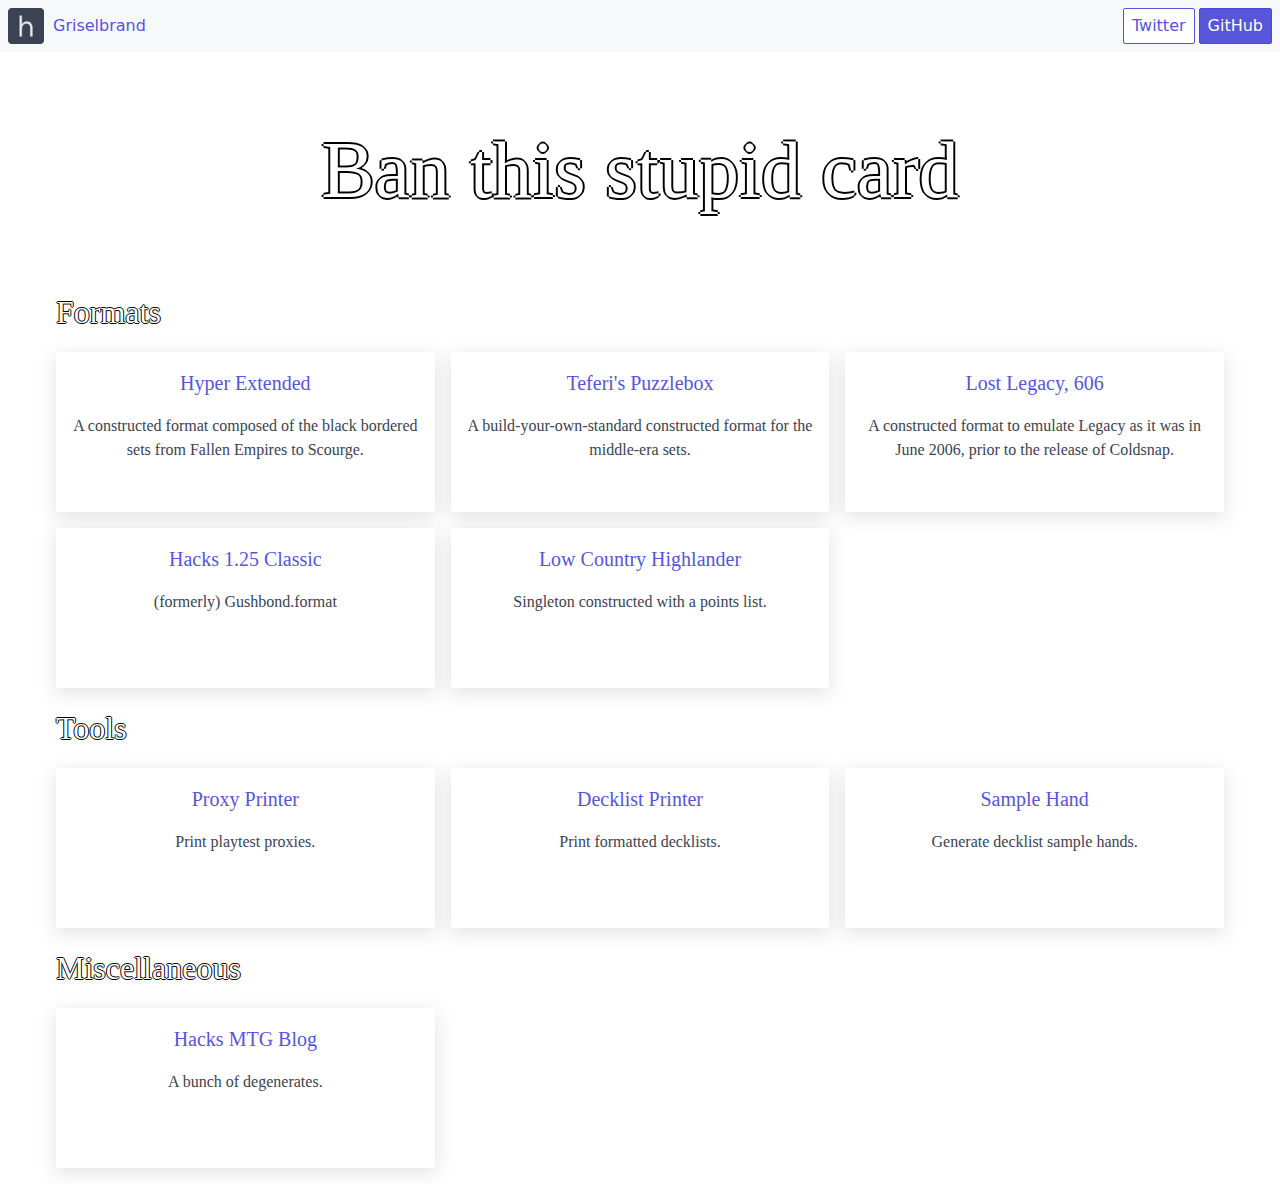
<file: docs/index.html>
<html lang="en-US" class="light">

<head>
    <title>Ban Griselbrand</title>

    <link rel="apple-touch-icon" sizes="180x180" href="./apple-touch-icon.png">
    <link rel="icon" type="image/png" sizes="32x32" href="./favicon-32x32.png">
    <link rel="icon" type="image/png" sizes="16x16" href="./favicon-16x16.png">
    <link rel="manifest" href="./site.webmanifest">

    <meta charset="utf-8">
    <meta http-equiv="content-type" content="text/html; charset=utf-8">
    <meta name="author" content="haganbmj">
    <meta name="description" content="Griselbrand - Why is this dumb card still legal?">
    <meta name="keywords" content="mtg,Magic,Magic the Gathering,Griselbrand">
    <meta name="viewport" content="width=device-width, initial-scale=1.0">

    <meta name="twitter:title" content="Griselbrand">
    <meta name="twitter:creator" content="@haganbmj">
    <meta name="twitter:description" content="Why is this dumb card still legal?">
    <meta name="twitter:card" content="summary">
    
    <meta name="google-site-verification" content="erTQgv0Nrr6MtRSn3VpRcP_nlXKNQwuDUsMXksTIhSw">

    <link rel="stylesheet" type="text/css" href="./css/spectre.css">
    <link rel="stylesheet" type="text/css" href="./css/index.css">

    <style type="text/css">
    body {
        background-image: url('https://c1.scryfall.com/file/scryfall-cards/png/front/b/5/b51666ae-2aef-4cb1-9cd4-44aec81530f8.png');
        background-repeat: repeat;
        background-size: 10em auto;
        background-position: center;
    }

    #content #call {
        margin-top: 2.5rem;
        margin-bottom: 2.5rem;
    }

    .call-to-action {
        font-size: 5em;
        text-align: center;
        color: white;
        font-family: 'Comic Sans MS';
        text-shadow: -2px 0 black, 0 2px black, 2px 0 black, 0 -2px black;
    }

    #pages .column {
        padding: 0.4rem;
    }

    #pages .card {
        border: 0;
        box-shadow: 0 0.25rem 1rem rgba(48,55,66,.15);
        height: 100%;
        min-height: 8rem;
        font-family: 'Comic Sans MS';
    }

    #pages .column a {
        text-decoration: none;
    }

    #pages .column .card-body {
        color: var(--primary-text-color);
    }

    #content .columns {
        margin: 0 auto;
    }

    .section-title {
        color: white;
        font-family: 'Comic Sans MS';
        text-shadow: -1px 0 black, 0 1px black, 1px 0 black, 0 -1px black;
        /* background: var(--grey-light-color); */
        /* opacity: 0; */
    }
    </style>
</head>

<body>
    <header class="navbar bg-gray">
        <section class="navbar-section">
            <a href="/"><img class="navbar-icon" src="./android-chrome-192x192.png"></a>
            <a href="/" class="btn btn-link">Griselbrand</a>
            <!-- <a href="./sample-hand" class="btn ml-1">Sample Hand Generator</a>
            <a href="https://puzzlebox.griselbrand.com" class="btn ml-1">Teferi's Puzzle Box</a>
            <a href="https://hextended.com" class="btn ml-1">Hyper Extended</a> -->
        </section>
        <section class="navbar-section hide-sm">
            <a href="https://twitter.com/haganbmj" target="_blank" class="btn ml-1">Twitter</a>
            <a href="https://github.com/haganbmj/sample-hand" target="_blank" class="btn btn-primary ml-1">GitHub</a>
        </section>
    </header>

    <div id="content" class="container">
        <div id="call" class="columns">
            <div class="column col-12 col-sm-12">
                <div class="call-to-action">Ban this stupid card</div>
            </div>
        </div>

        <div id="pages" class="columns">
            <div id="formats" class="section-title s-rounded column col-12 h2">Formats</div>
            <div class="column col-4 col-sm-12">
                <a href="https://hextended.com">
                    <div class="card text-center">
                        <div class="card-header">
                            <span class="card-title h5">Hyper Extended</span>
                        </div>
                        <div class="card-body">
                            A constructed format composed of the black bordered sets from Fallen Empires to Scourge.
                        </div>
                    </div>
                </a>
            </div>

            <div class="column col-4 col-sm-12">
                <a href="https://puzzlebox.griselbrand.com">
                    <div class="card text-center">
                        <div class="card-header">
                            <span class="card-title h5">Teferi's Puzzlebox</span>
                        </div>
                        <div class="card-body">
                            A build-your-own-standard constructed format for the middle-era sets.
                        </div>
                    </div>
                </a>
            </div>

            <div class="column col-4 col-sm-12">
                <a href="http://606.griselbrand.com">
                    <div class="card text-center">
                        <div class="card-header">
                            <span class="card-title h5">Lost Legacy, 606</span>
                        </div>
                        <div class="card-body">
                            A constructed format to emulate Legacy as it was in June 2006, prior to the release of Coldsnap.
                        </div>
                    </div>
                </a>
            </div>

            <div class="column col-4 col-sm-12">
                <a href="./hacks125">
                    <div class="card text-center">
                        <div class="card-header">
                            <span class="card-title h5">Hacks 1.25 Classic</span>
                        </div>
                        <div class="card-body">
                            (formerly) Gushbond.format
                        </div>
                    </div>
                </a>
            </div>

            <div class="column col-4 col-sm-12">
                <a href="./lch">
                    <div class="card text-center">
                        <div class="card-header">
                            <span class="card-title h5">Low Country Highlander</span>
                        </div>
                        <div class="card-body">
                            Singleton constructed with a points list.
                        </div>
                    </div>
                </a>
            </div>

            <div id="tools" class="section-title s-rounded column col-12 h2">Tools</div>
            <div class="column col-4 col-sm-12">
                <a href="https://proxy.griselbrand.com">
                    <div class="card text-center">
                        <div class="card-header">
                            <span class="card-title h5">Proxy Printer</span>
                        </div>
                        <div class="card-body">
                            Print playtest proxies.
                        </div>
                    </div>
                </a>
            </div>

            <div class="column col-4 col-sm-12">
                <a href="https://decklist.griselbrand.com">
                    <div class="card text-center">
                        <div class="card-header">
                            <span class="card-title h5">Decklist Printer</span>
                        </div>
                        <div class="card-body">
                            Print formatted decklists.
                        </div>
                    </div>
                </a>
            </div>

            <div class="column col-4 col-sm-12">
                <a href="./sample-hand">
                    <div class="card text-center">
                        <div class="card-header">
                            <span class="card-title h5">Sample Hand</span>
                        </div>
                        <div class="card-body">
                            Generate decklist sample hands.
                        </div>
                    </div>
                </a>
            </div>

            <div id="misc" class="section-title s-rounded column col-12 h2">Miscellaneous</div>
            <div class="column col-4 col-sm-12">
                <a href="http://hacksmtg.com">
                    <div class="card text-center">
                        <div class="card-header">
                            <span class="card-title h5">Hacks MTG Blog</span>
                        </div>
                        <div class="card-body">
                            A bunch of degenerates.
                        </div>
                    </div>
                </a>
            </div>
        </div>
    </div>
</body>

</html>
</file>
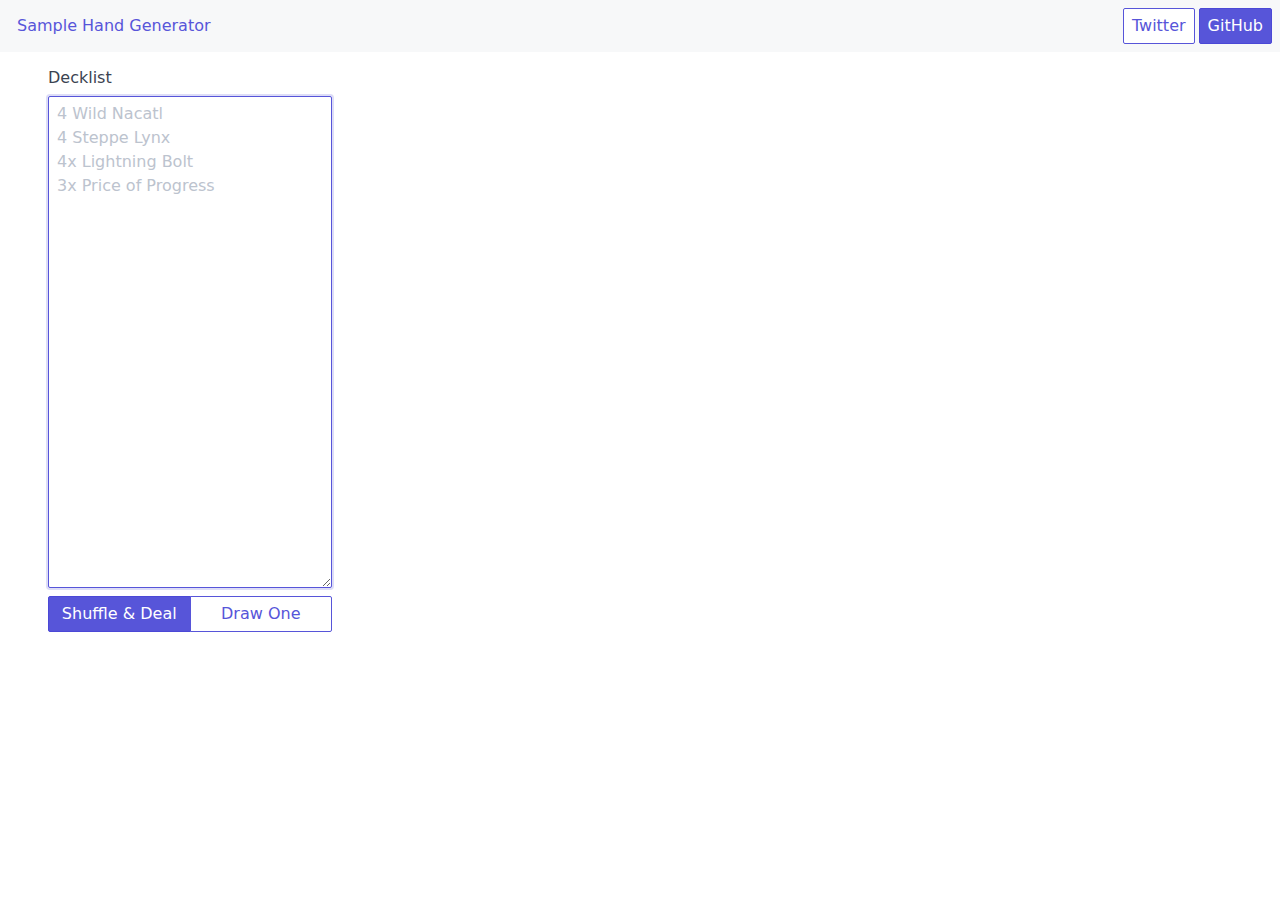
<file: public/index.html>
<html lang="en-US" class="light">

<head>
    <title>Sample Hand Generator - Magic the Gathering</title>

    <link rel="apple-touch-icon" sizes="180x180" href="/apple-touch-icon.png">
    <link rel="icon" type="image/png" sizes="32x32" href="/favicon-32x32.png">
    <link rel="icon" type="image/png" sizes="16x16" href="/favicon-16x16.png">
    <link rel="manifest" href="/site.webmanifest">

    <meta charset="utf-8">
    <meta http-equiv="content-type" content="text/html; charset=utf-8">
    <meta name="author" content="haganbmj">
    <meta name="description" content="Sample Hand Generator - Magic the Gathering">
    <meta name="keywords" content="mtg,Magic,Magic the Gathering,Sample Hand,Playtest,Hand">
    <meta name="viewport" content="width=device-width, initial-scale=1.0">

    <meta name="twitter:title" content="MTG Sample Hand Generator">
    <meta name="twitter:creator" content="@haganbmj">
    <meta name="twitter:description" content="Sample Hand Generator - Magic the Gathering">
    <meta name="twitter:card" content="summary">

    <link rel="stylesheet" type="text/css" href="./css/spectre.css">
    <link rel="stylesheet" type="text/css" href="./css/sample-hand.css">
</head>

<template id="card-template">
    <div class="column col-3 col-sm-6">
        <div class="card-header">
            <div class="card-name text-ellipsis px-2">Card Name</div>
        </div>
        <img class="card-image img-responsive" src="./img/card_back.jpg"/>
    </div>
</template>

<body>
    <header class="navbar bg-gray">
        <section class="navbar-section">
            <a href="/" class="btn btn-link">Sample Hand Generator</a>
        </section>
        <!-- <section class="navbar-center"></section> -->
        <section class="navbar-section hide-sm">
            <a href="https://twitter.com/haganbmj" target="_blank" class="btn ml-1">Twitter</a>
            <a href="https://github.com/haganbmj/sample-hand" target="_blank" class="btn btn-primary ml-1">GitHub</a>
        </section>
    </header>

    <div id="content" class="container">
        <div class="columns">
            <div class="column col-3 col-sm-12">
                <div class="form-group">
                    <label class="form-label" for="deck-input">Decklist</label>
                    <textarea id="deck-input" class="form-input" rows="20" autofocus
                        placeholder="4 Wild Nacatl&#10;4 Steppe Lynx&#10;4x Lightning Bolt&#10;3x Price of Progress"></textarea>
                </div>

                <div class="btn-group btn-group-block">
                    <button id="shuffle" class="btn btn-primary" onclick="shuffleAndDeal();">Shuffle & Deal</button>
                    <button id="draw" class="btn" onclick="draw(1);">Draw One</button>
                </div>
            </div>
            <div class="column col-9 col-sm-12">
                <div id="hand" class="columns"></div>
            </div>
        </div>
    </div>
</body>

<script type="text/javascript" src="./js/sample-hand.js"></script>

</html>
</file>
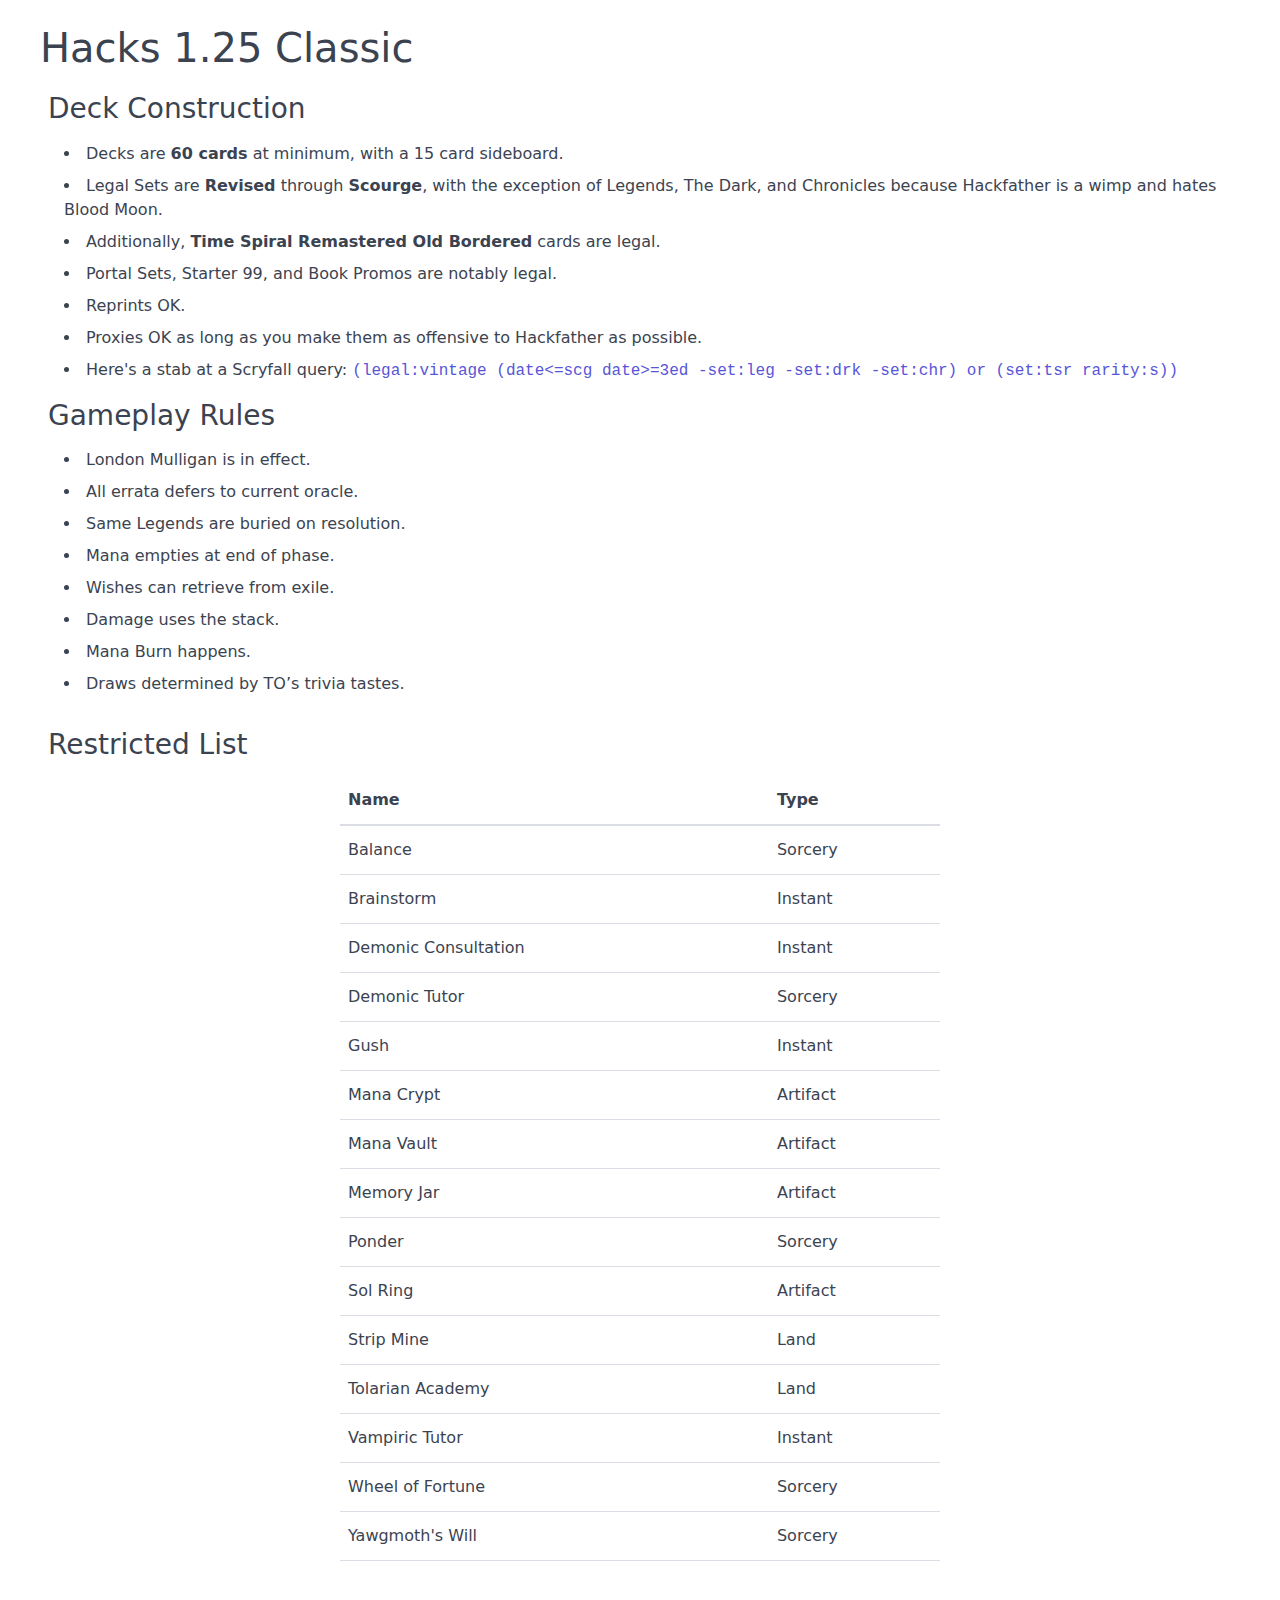
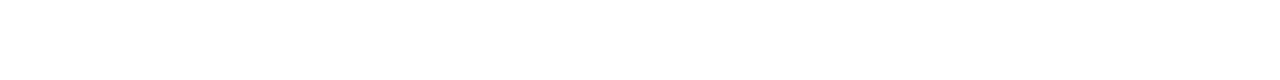
<file: docs/hacks125/index.html>
<html lang="en-US" class="light">

<head>
    <title>Hacks 1.25 Classic</title>

    <link rel="apple-touch-icon" sizes="180x180" href="../apple-touch-icon.png">
    <link rel="icon" type="image/png" sizes="32x32" href="../favicon-32x32.png">
    <link rel="icon" type="image/png" sizes="16x16" href="../favicon-16x16.png">
    <link rel="manifest" href="../site.webmanifest">

    <meta charset="utf-8">
    <meta http-equiv="content-type" content="text/html; charset=utf-8">
    <meta name="author" content="HacksMTG">
    <meta name="description" content="Hacks 1.25 Classic, yet another (degenerate) variant Magic: The Gathering format.">
    <meta name="keywords" content="mtg,Magic,Magic the Gathering,Griselbrand,Low Country Highlander">
    <meta name="viewport" content="width=device-width, initial-scale=1.0">

    <meta name="twitter:title" content="Hacks 1.25 Classic">
    <meta name="twitter:creator" content="@HacksMTG">
    <meta name="twitter:description" content="Yet another (degenerate) variant Magic: The Gathering format.">
    <meta name="twitter:card" content="summary">
    <meta name="twitter:image" content="https://griselbrand.com/hacks125/img/hacks.jpg">

    <link rel="stylesheet" type="text/css" href="../css/spectre.css">
    <link rel="stylesheet" type="text/css" href="../css/scryfall.css">
    <!-- <link rel="stylesheet" type="text/css" href="../css/index.css"> -->

    <style type="text/css">
    :root {
        /* Primary spectre color scheme */
        --primary-color: #5755d9;
        --secondary-color: #f1f1fc;
        --success-color: #32b643;
        --warning-color: #ffb700;
        --error-color: #e85600;
        --dark-color: #303742;
        --grey-dark-color: #66758c;
        --grey-color: #bcc3ce;
        --grey-light-color: #f7f8f9;
        --light-color: #fff;

        --primary-text-color: #3b4351;
    }

    body {
        padding: 8px;
    }

    #content {
        margin-top: 1em;
        margin-bottom: 7em;
        max-width: 1200px;
    }

    .section {
        margin-bottom: 2em;
    }

    #points {
        display: table;
        max-width: 600px;
        margin: 0 auto;
    }

    #points > a {
        display: table-row;
    }

    #points > a.header > div {
        border-bottom-width: 0.1rem;
        font-weight: bold;
    }

    #points > a:hover {
        background: #eef0f3;
    }

    #points > a, #points > a:hover, #points > a:focus, #points > a:active, #points > a:visited {
        color: unset;
        text-decoration: unset;
    }

    #points > a > div {
        display: table-cell;
        border-bottom: 0.05rem solid #dadee4;
        padding: 0.6rem 0.4rem;
    }
    </style>
</head>

<body>
    <div id="content" class="container">
        <div id="header" class="columns">
            <h1>Hacks 1.25 Classic</h1>
        </div>
        <div id="intro" class="section">
            <h3 class="title">Deck Construction</h3>
            <ul class="rules">
                <li>Decks are <b>60 cards</b> at minimum, with a 15 card sideboard.</li>
                <li>Legal Sets are <b>Revised</b> through <b>Scourge</b>, with the exception of Legends, The Dark, and Chronicles because Hackfather is a wimp and hates Blood Moon.</li>
                <li>Additionally, <b>Time Spiral Remastered Old Bordered</b> cards are legal.</li>
                <li>Portal Sets, Starter 99, and Book Promos are notably legal.</li>
                <li>Reprints OK.</li>
                <li>Proxies OK as long as you make them as offensive to Hackfather as possible.</li>
                <li>Here's a stab at a Scryfall query: <a style="font-family: monospace;" target="_blank" href="https://scryfall.com/search?q=(legal%3Avintage%20(date%3C%3Dscg%20date%3E%3D3ed%20-set%3Aleg%20-set%3Adrk%20-set%3Achr)%20or%20(set%3Atsr%20rarity%3As))">(legal:vintage (date<=scg date>=3ed -set:leg -set:drk -set:chr) or (set:tsr rarity:s))</a></li>
            </ul>

            <h3 class="title">Gameplay Rules</h3>
            <ul class="rules">
                <li>London Mulligan is in effect.</li>
                <li>All errata defers to current oracle.</li>
                <li>Same Legends are buried on resolution.</li>
                <li>Mana empties at end of phase.</li>
                <li>Wishes can retrieve from exile.</li>
                <li>Damage uses the stack.</li>
                <li>Mana Burn happens.</li>
                <li>Draws determined by TO’s trivia tastes.</li>
            </ul>
        </div>
        
        <div id="points-list" class="section">
            <h3 class="title">Restricted List</h3>

            <div id="points" class="table table-striped table-hover">
                <a class="header"><div>Name</div><div>Type</div></a>
                <a href="https://scryfall.com/card/3ed/3/balance" target="_blank"><div>Balance</div><div>Sorcery</div></a>
                <a href="https://scryfall.com/card/ice/61/brainstorm" target="_blank"><div>Brainstorm</div><div>Instant</div></a>
                <a href="https://scryfall.com/card/ice/121/demonic-consultation" target="_blank"><div>Demonic Consultation</div><div>Instant</div></a>
                <a href="https://scryfall.com/card/3ed/105/demonic-tutor" target="_blank"><div>Demonic Tutor</div><div>Sorcery</div></a>
                <a href="https://scryfall.com/card/mmq/82/gush" target="_blank"><div>Gush</div><div>Instant</div></a>
                <a href="https://scryfall.com/card/phpr/5/mana-crypt" target="_blank"><div>Mana Crypt</div><div>Artifact</div></a>
                <a href="https://scryfall.com/card/3ed/263/mana-vault" target="_blank"><div>Mana Vault</div><div>Artifact</div></a>
                <a href="https://scryfall.com/card/ulg/129/memory-jar" target="_blank"><div>Memory Jar</div><div>Artifact</div></a>
                <a href="https://scryfall.com/card/tsr/315/ponder" target="_blank"><div>Ponder</div><div>Sorcery</div></a>
                <a href="https://scryfall.com/card/3ed/274/sol-ring" target="_blank"><div>Sol Ring</div><div>Artifact</div></a>
                <a href="https://scryfall.com/card/4ed/363/strip-mine" target="_blank"><div>Strip Mine</div><div>Land</div></a>
                <a href="https://scryfall.com/card/usg/330/tolarian-academy" target="_blank"><div>Tolarian Academy</div><div>Land</div></a>
                <a href="https://scryfall.com/card/vis/72/vampiric-tutor" target="_blank"><div>Vampiric Tutor</div><div>Instant</div></a>
                <a href="https://scryfall.com/card/3ed/185/wheel-of-fortune" target="_blank"><div>Wheel of Fortune</div><div>Sorcery</div></a>
                <a href="https://scryfall.com/card/usg/171/yawgmoths-will" target="_blank"><div>Yawgmoth's Will</div><div>Sorcery</div></a>
            </div>
        </div>
    </div>

    <div id="scryfall-tooltip">
        <!-- Loading Icon -->
        <div id="scryfall-tooltip-spinner" class="lds-default"><div></div><div></div><div></div><div></div><div></div><div></div><div></div><div></div><div></div><div></div><div></div><div></div></div>
        
        <img id="scryfall-tooltip-image"/>
        <div id="scryfall-tooltip-dismiss">Dismiss</div>
    </div>

    <script src="../js/scryfall.js"></script>
    <script src="../js/lch-points.js"></script>
</body>

</html>
</file>
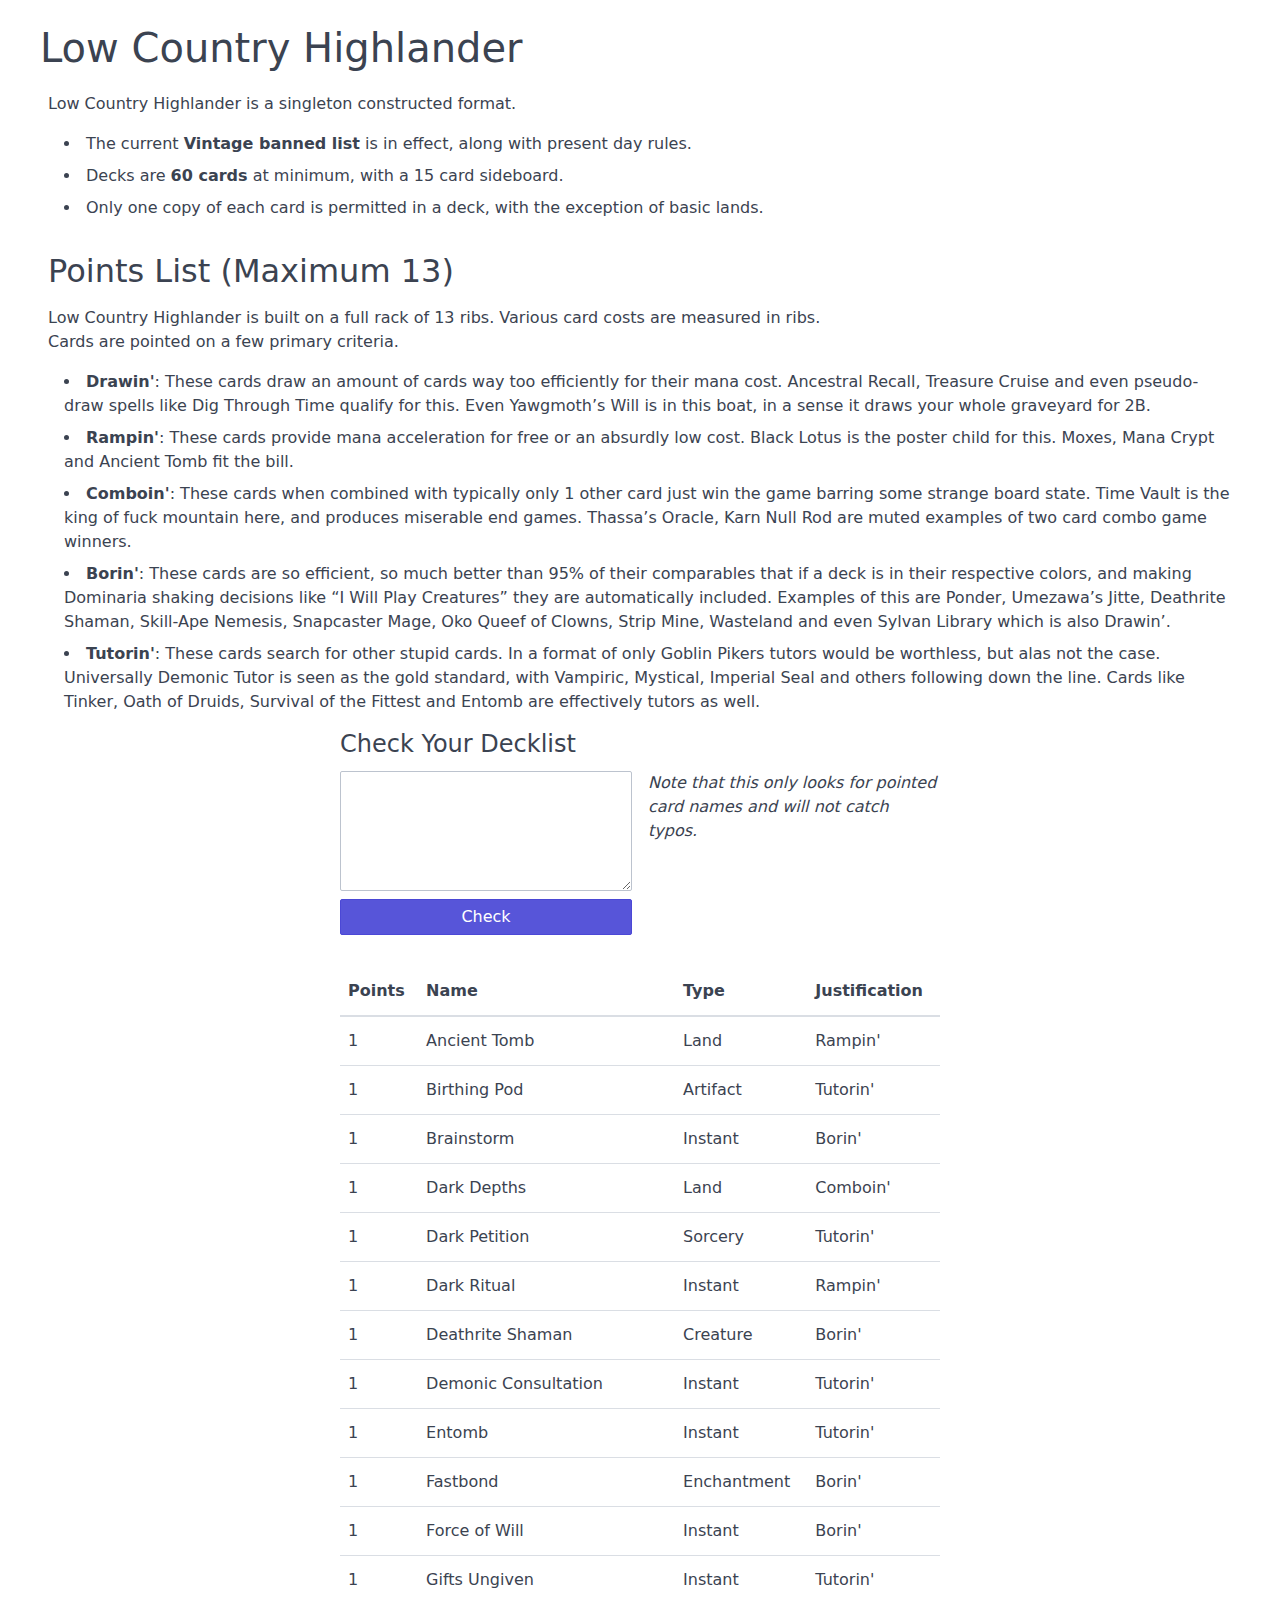
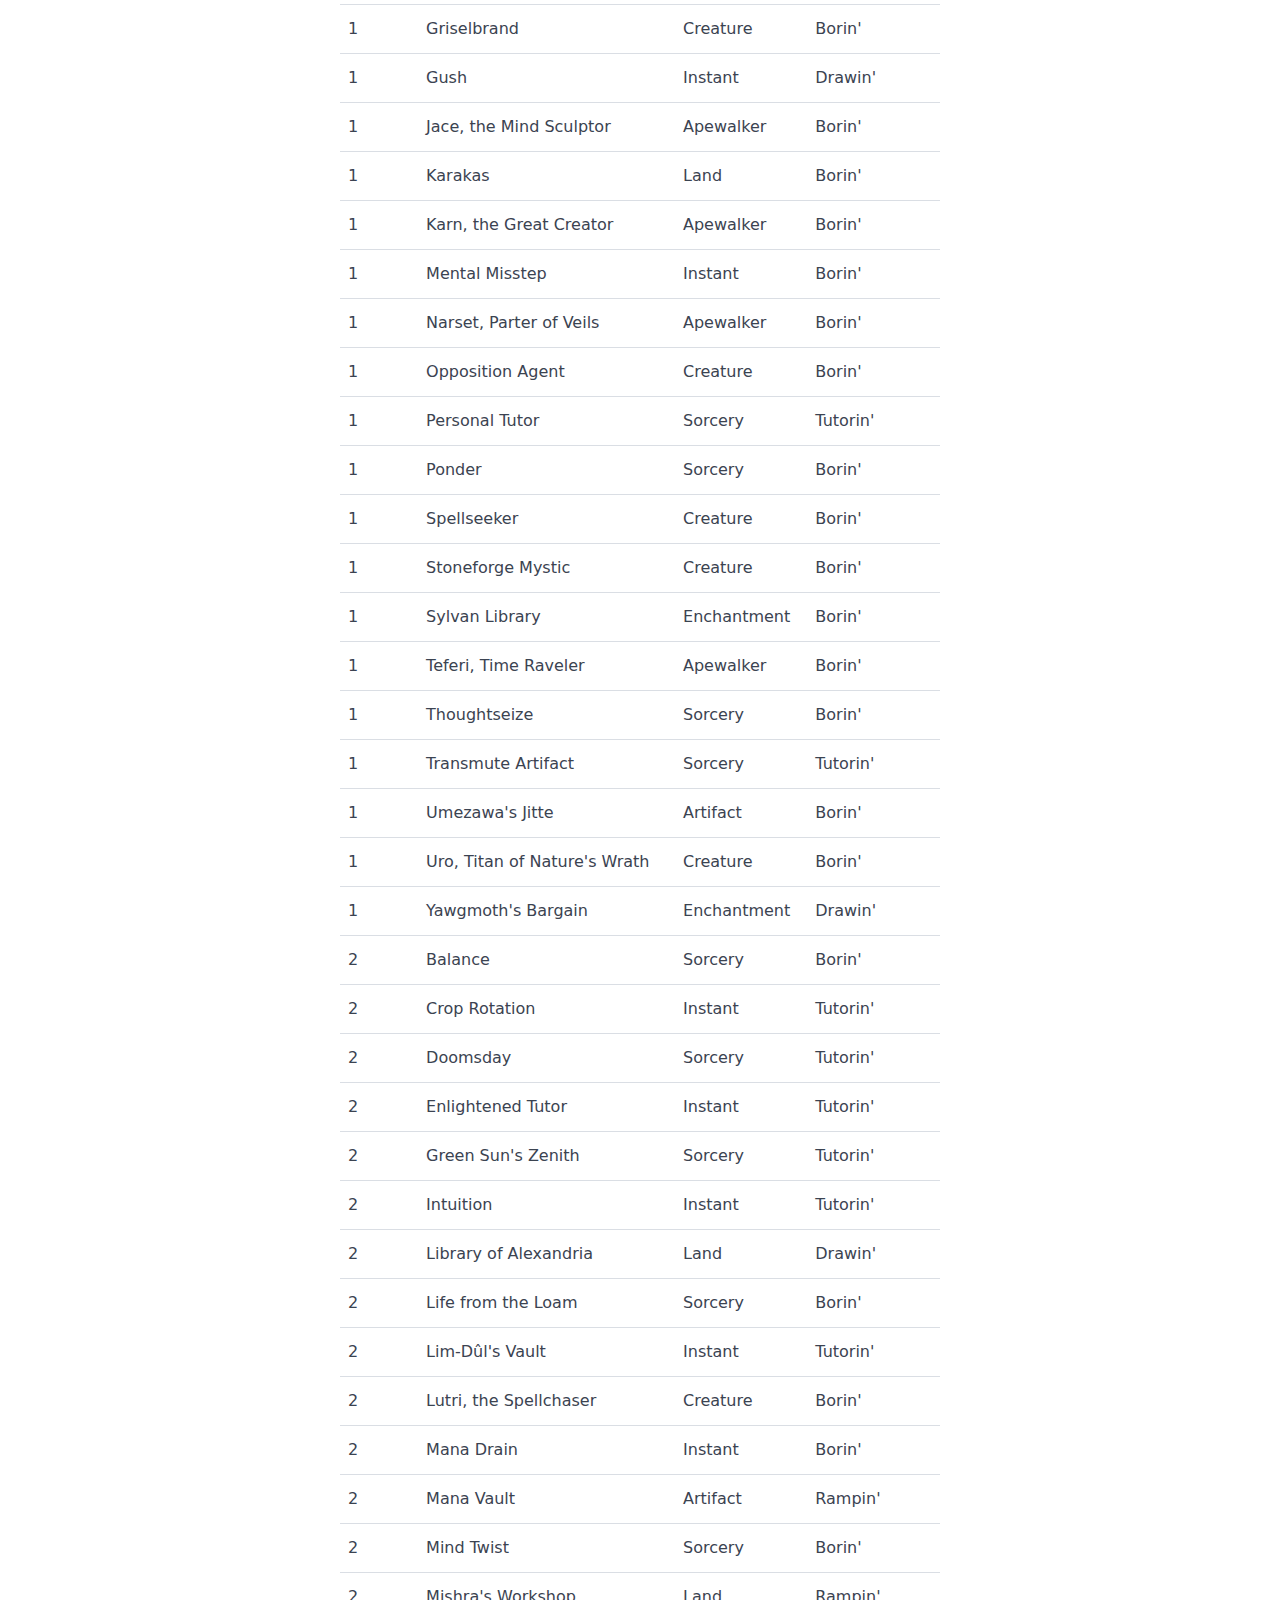
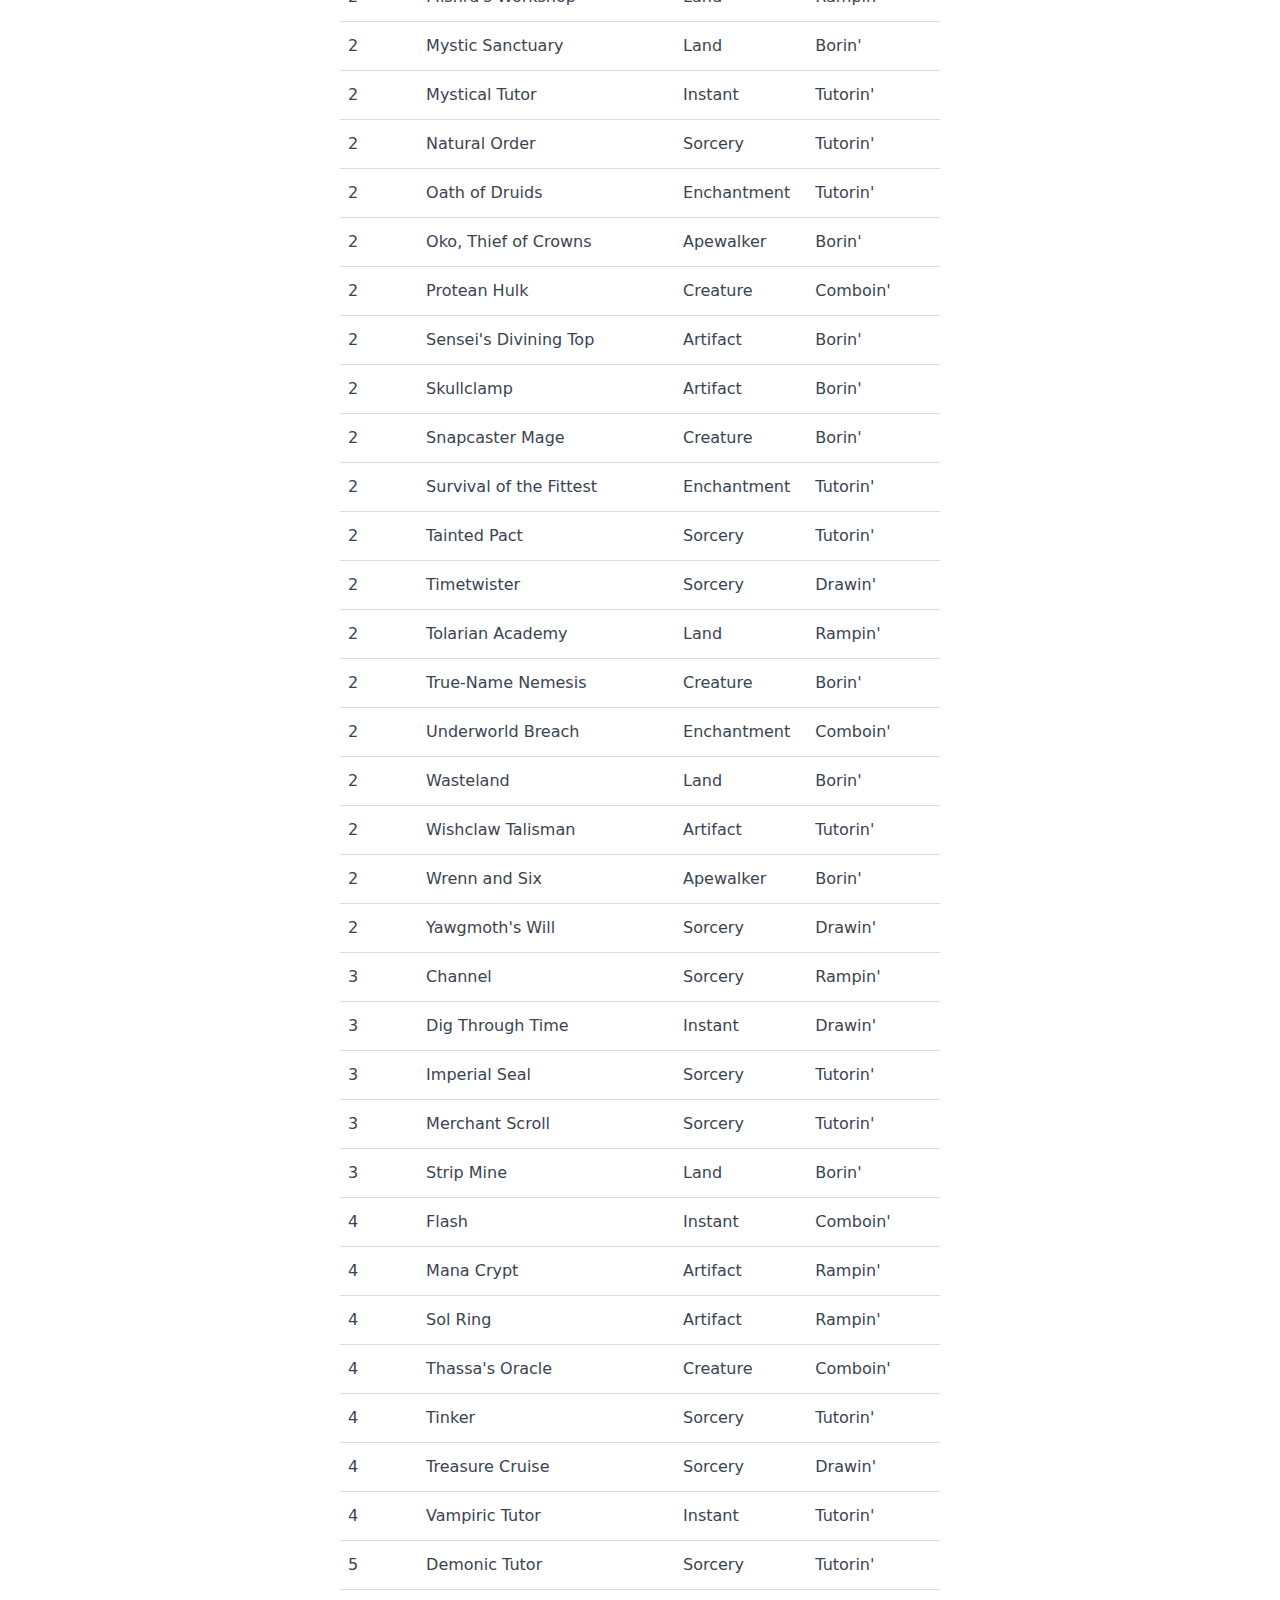
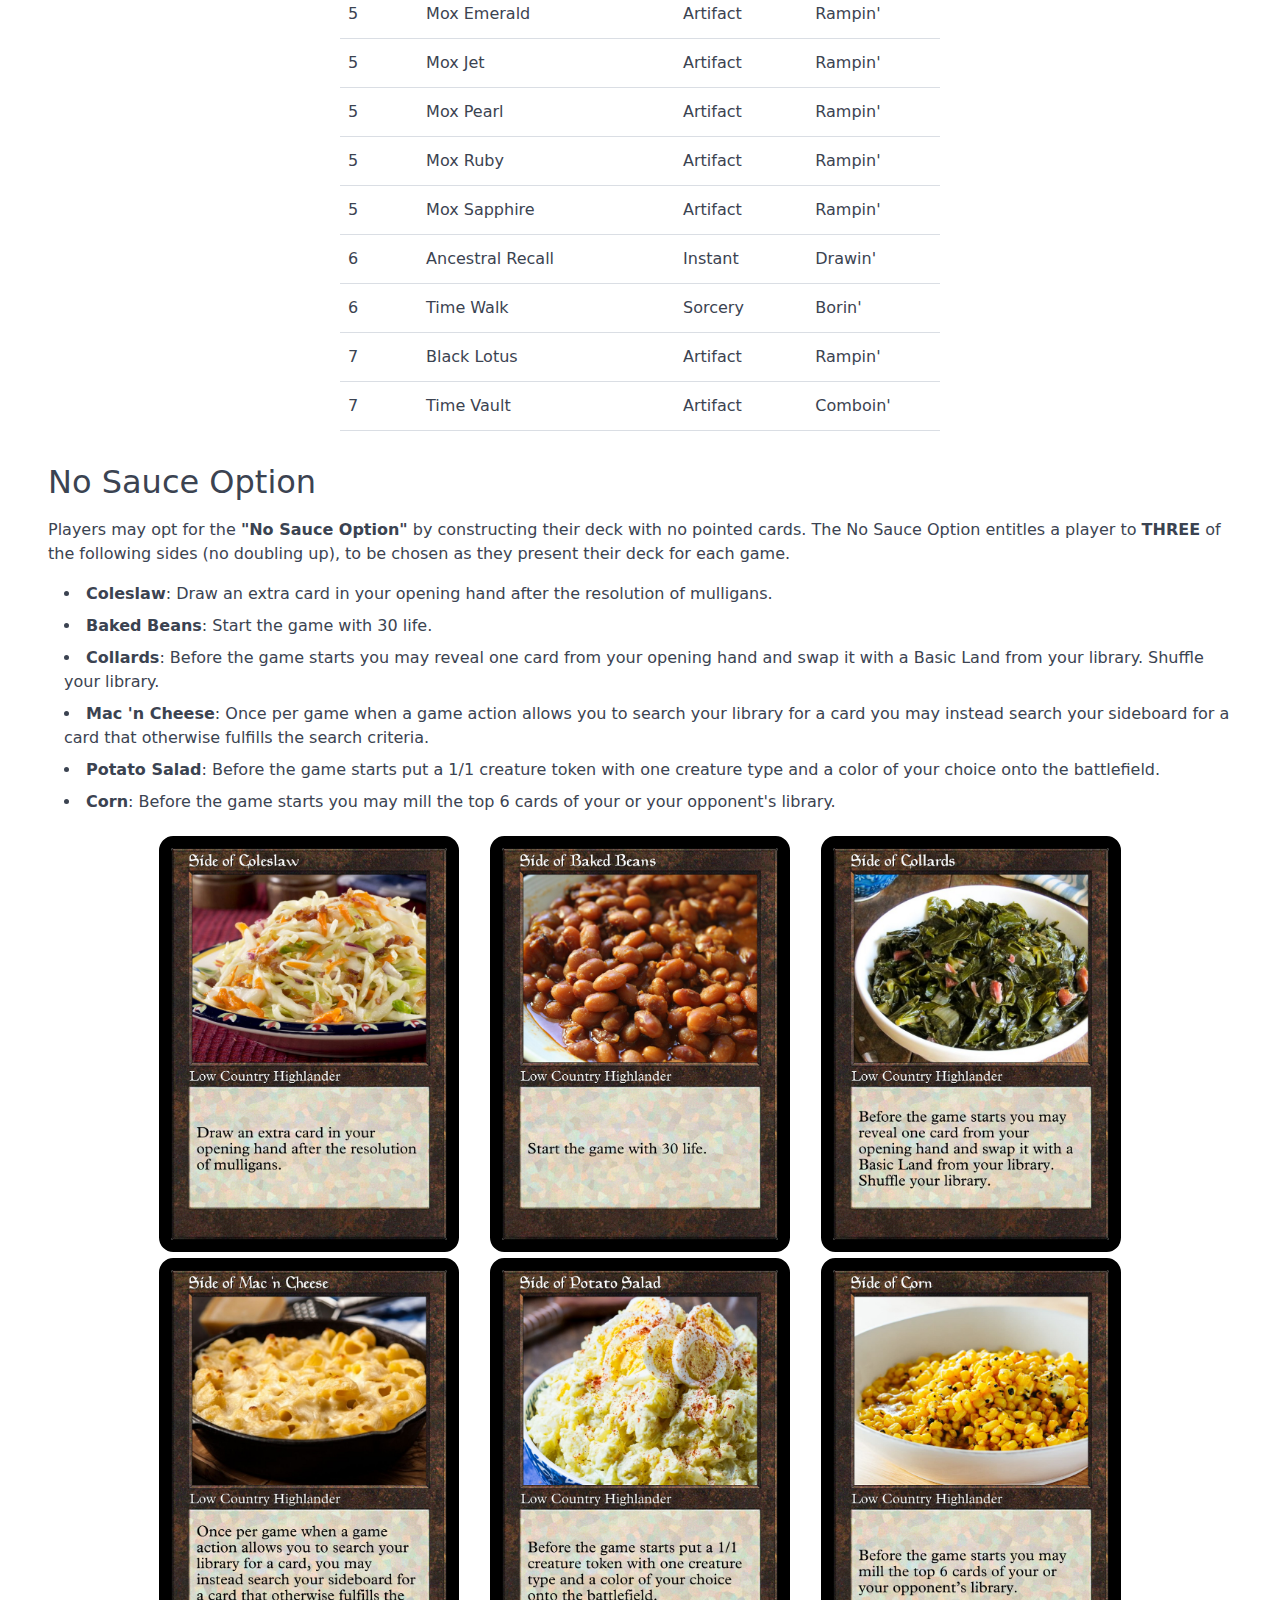
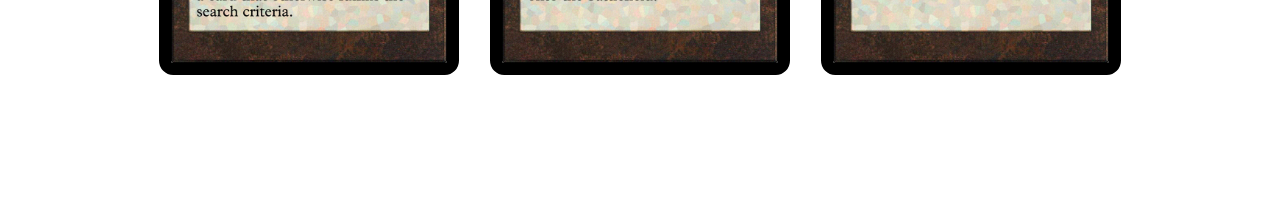
<file: docs/lch/index.html>
<html lang="en-US" class="light">

<head>
    <title>Low Country Highlander</title>

    <link rel="apple-touch-icon" sizes="180x180" href="../apple-touch-icon.png">
    <link rel="icon" type="image/png" sizes="32x32" href="../favicon-32x32.png">
    <link rel="icon" type="image/png" sizes="16x16" href="../favicon-16x16.png">
    <link rel="manifest" href="../site.webmanifest">

    <meta charset="utf-8">
    <meta http-equiv="content-type" content="text/html; charset=utf-8">
    <meta name="author" content="haganbmj">
    <meta name="description" content="Low Country Highlander, yet another variant Magic: The Gathering format.">
    <meta name="keywords" content="mtg,Magic,Magic the Gathering,Griselbrand,Low Country Highlander">
    <meta name="viewport" content="width=device-width, initial-scale=1.0">

    <meta name="twitter:title" content="Low Country Highlander">
    <meta name="twitter:creator" content="@haganbmj">
    <meta name="twitter:description" content="Yet another variant Magic: The Gathering format.">
    <meta name="twitter:card" content="summary">

    <link rel="stylesheet" type="text/css" href="../css/spectre.css">
    <link rel="stylesheet" type="text/css" href="../css/scryfall.css">
    <!-- <link rel="stylesheet" type="text/css" href="../css/index.css"> -->

    <style type="text/css">
    :root {
        /* Primary spectre color scheme */
        --primary-color: #5755d9;
        --secondary-color: #f1f1fc;
        --success-color: #32b643;
        --warning-color: #ffb700;
        --error-color: #e85600;
        --dark-color: #303742;
        --grey-dark-color: #66758c;
        --grey-color: #bcc3ce;
        --grey-light-color: #f7f8f9;
        --light-color: #fff;

        --primary-text-color: #3b4351;
    }

    body {
        padding: 8px;
    }

    #content {
        margin-top: 1em;
        margin-bottom: 7em;
        max-width: 1200px;
    }

    .section {
        margin-bottom: 2em;
    }

    #header img {
        max-height: 200px;
    }

    #decklist, #points {
        max-width: 600px;
        margin: 0 auto;
    }

    #decklist {
        margin-bottom: 2em;
        min-height: 200px;
    }
    
    #decklist-input {
        min-width: 100%;
        min-height: 6rem;
    }

    #decklist-submit {
        width: 100%;
    }

    #decklist-output {
        height: 100%;
        /* overflow-y: scroll; */
    }

    #sides-visual {
        max-width: 1000px;
    }

    #sides-visual .columns {
        justify-content: space-around;
    }

    #sides-visual div {
        padding: 3px;
    }

    #sides-visual img {
        border: 12px solid black;
        border-radius: 4.75% / 3.5%;
        max-width: 300px;
    }

    #points {
        display: table;
    }

    #points > a {
        display: table-row;
    }

    #points > a.header > div {
        border-bottom-width: 0.1rem;
        font-weight: bold;
    }

    #points > a:hover {
        background: #eef0f3;
    }

    #points > a, #points > a:hover, #points > a:focus, #points > a:active, #points > a:visited {
        color: unset;
        text-decoration: unset;
    }

    #points > a > div {
        display: table-cell;
        border-bottom: 0.05rem solid #dadee4;
        padding: 0.6rem 0.4rem;
    }
    </style>
</head>

<body>
    <div id="content" class="container">
        <div id="header" class="columns">
            <h1>Low Country Highlander</h1>
            <!-- <img class="img-fit-cover" src="img/ribs.png"> -->
        </div>
        <div id="intro" class="section">
            <div>Low Country Highlander is a singleton constructed format.</div>
            <ul class="rules">
            <li>The current <b>Vintage banned list</b> is in effect, along with present day rules.</li>
            <li>Decks are <b>60 cards</b> at minimum, with a 15 card sideboard.</li>
            <li>Only one copy of each card is permitted in a deck, with the exception of basic lands.</li>
            </ul>
        </div>
        
        <div id="points-list" class="section">
            <h2 class="title">Points List <span class="subtitle">(Maximum 13)</span></h2>
            <div>Low Country Highlander is built on a full rack of 13 ribs. Various card costs are measured in ribs.</div>
            <div>Cards are pointed on a few primary criteria.</div>

            <ul id="points-criteria">
                <li><b>Drawin'</b>: These cards draw an amount of cards way too efficiently for their mana cost. Ancestral Recall, Treasure Cruise and even pseudo-draw spells like Dig Through Time qualify for this. Even Yawgmoth’s Will is in this boat, in a sense it draws your whole graveyard for 2B.</li>
                <li><b>Rampin'</b>: These cards provide mana acceleration for free or an absurdly low cost. Black Lotus is the poster child for this. Moxes, Mana Crypt and Ancient Tomb fit the bill.</li>
                <li><b>Comboin'</b>: These cards when combined with typically only 1 other card just win the game barring some strange board state. Time Vault is the king of fuck mountain here, and produces miserable end games. Thassa’s Oracle, Karn Null Rod are muted examples of two card combo game winners.</li>
                <li><b>Borin'</b>: These cards are so efficient, so much better than 95% of their comparables that if a deck is in their respective colors, and making Dominaria shaking decisions like “I Will Play Creatures” they are automatically included. Examples of this are Ponder, Umezawa’s Jitte, Deathrite Shaman, Skill-Ape Nemesis, Snapcaster Mage, Oko Queef of Clowns, Strip Mine, Wasteland and even Sylvan Library which is also Drawin’.</li>
                <li><b>Tutorin'</b>: These cards search for other stupid cards. In a format of only Goblin Pikers tutors would be worthless, but alas not the case. Universally Demonic Tutor is seen as the gold standard, with Vampiric, Mystical, Imperial Seal and others following down the line. Cards like Tinker, Oath of Druids, Survival of the Fittest and Entomb are effectively tutors as well.</li>
            </ul>

            <div id="decklist" class="form-group">
                <h4>Check Your Decklist</h4>
                <div class="columns">
                    <div class="column col-6 col-xs-12">
                        <div class="form-group">
                            <div class="form-group">
                                <textarea class="form-input" id="decklist-input"></textarea>
                            </div>
                            <div class="form-group btn-group btn-group-block">
                                <button id="decklist-submit" class="btn btn-primary">Check</button>
                            </div>
                        </div>
                    </div>
                    <div id="output" class="column col-6 col-xs-12">
                        <div id="decklist-output"><i>Note that this only looks for pointed card names and will not catch typos.</i></div>
                        <div id="decklist-errors"></div>
                    </div>
                </div>
            </div>

            <div id="points" class="table table-striped table-hover">
                <a class="header"><div>Points</div><div>Name</div><div>Type</div><div>Justification</div></a>
                <a href="https://scryfall.com/card/tmp/315/ancient-tomb" target="_blank"><div class="pointing">1</div><div>Ancient Tomb</div><div>Land</div><div>Rampin'</div></a>
                <a href="https://scryfall.com/card/nph/104/birthing-pod" target="_blank"><div class="pointing">1</div><div>Birthing Pod</div><div>Artifact</div><div>Tutorin'</div></a>
                <a href="https://scryfall.com/card/ice/61/brainstorm" target="_blank"><div class="pointing">1</div><div>Brainstorm</div><div>Instant</div><div>Borin'</div></a>
                <a href="https://scryfall.com/card/csp/145/dark-depths" target="_blank"><div class="pointing">1</div><div>Dark Depths</div><div>Land</div><div>Comboin'</div></a>
                <a href="https://scryfall.com/card/ori/90/dark-petition" target="_blank"><div class="pointing">1</div><div>Dark Petition</div><div>Sorcery</div><div>Tutorin'</div></a>
                <a href="https://scryfall.com/card/lea/98/dark-ritual" target="_blank"><div class="pointing">1</div><div>Dark Ritual</div><div>Instant</div><div>Rampin'</div></a>
                <a href="https://scryfall.com/card/rtr/213/deathrite-shaman" target="_blank"><div class="pointing">1</div><div>Deathrite Shaman</div><div>Creature</div><div>Borin'</div></a>
                <a href="https://scryfall.com/card/ice/121/demonic-consultation" target="_blank"><div class="pointing">1</div><div>Demonic Consultation</div><div>Instant</div><div>Tutorin'</div></a>
                <a href="https://scryfall.com/card/ody/132/entomb" target="_blank"><div class="pointing">1</div><div>Entomb</div><div>Instant</div><div>Tutorin'</div></a>
                <a href="https://scryfall.com/card/lea/192/fastbond" target="_blank"><div class="pointing">1</div><div>Fastbond</div><div>Enchantment</div><div>Borin'</div></a>
                <a href="https://scryfall.com/card/all/28/force-of-will" target="_blank"><div class="pointing">1</div><div>Force of Will</div><div>Instant</div><div>Borin'</div></a>
                <a href="https://scryfall.com/card/chk/62/gifts-ungiven" target="_blank"><div class="pointing">1</div><div>Gifts Ungiven</div><div>Instant</div><div>Tutorin'</div></a>
                <a href="https://scryfall.com/card/avr/106/griselbrand" target="_blank"><div class="pointing">1</div><div>Griselbrand</div><div>Creature</div><div>Borin'</div></a>
                <a href="https://scryfall.com/card/mmq/82/gush" target="_blank"><div class="pointing">1</div><div>Gush</div><div>Instant</div><div>Drawin'</div></a>
                <a href="https://scryfall.com/card/wwk/31/jace-the-mind-sculptor" target="_blank"><div class="pointing">1</div><div>Jace, the Mind Sculptor</div><div>Apewalker</div><div>Borin'</div></a>
                <a href="https://scryfall.com/card/leg/303/karakas" target="_blank"><div class="pointing">1</div><div>Karakas</div><div>Land</div><div>Borin'</div></a>
                <a href="https://scryfall.com/card/war/1/karn-the-great-creator" target="_blank"><div class="pointing">1</div><div>Karn, the Great Creator</div><div>Apewalker</div><div>Borin'</div></a>
                <a href="https://scryfall.com/card/nph/38/mental-misstep" target="_blank"><div class="pointing">1</div><div>Mental Misstep</div><div>Instant</div><div>Borin'</div></a>
                <a href="https://scryfall.com/card/war/61/narset-parter-of-veils" target="_blank"><div class="pointing">1</div><div>Narset, Parter of Veils</div><div>Apewalker</div><div>Borin'</div></a>
                <a href="https://scryfall.com/card/cmr/141/opposition-agent" target="_blank"><div class="pointing">1</div><div>Opposition Agent</div><div>Creature</div><div>Borin'</div></a>
                <a href="https://scryfall.com/card/por/64/personal-tutor" target="_blank"><div class="pointing">1</div><div>Personal Tutor</div><div>Sorcery</div><div>Tutorin'</div></a>
                <a href="https://scryfall.com/card/lrw/79/ponder" target="_blank"><div class="pointing">1</div><div>Ponder</div><div>Sorcery</div><div>Borin'</div></a>
                <a href="https://scryfall.com/card/bbd/41/spellseeker" target="_blank"><div class="pointing">1</div><div>Spellseeker</div><div>Creature</div><div>Borin'</div></a>
                <a href="https://scryfall.com/card/wwk/20/stoneforge-mystic" target="_blank"><div class="pointing">1</div><div>Stoneforge Mystic</div><div>Creature</div><div>Borin'</div></a>
                <a href="https://scryfall.com/card/leg/207/sylvan-library" target="_blank"><div class="pointing">1</div><div>Sylvan Library</div><div>Enchantment</div><div>Borin'</div></a>
                <a href="https://scryfall.com/card/war/221/teferi-time-raveler" target="_blank"><div class="pointing">1</div><div>Teferi, Time Raveler</div><div>Apewalker</div><div>Borin'</div></a>
                <a href="https://scryfall.com/card/lrw/145/thoughtseize" target="_blank"><div class="pointing">1</div><div>Thoughtseize</div><div>Sorcery</div><div>Borin'</div></a>
                <a href="https://scryfall.com/card/atq/14/transmute-artifact" target="_blank"><div class="pointing">1</div><div>Transmute Artifact</div><div>Sorcery</div><div>Tutorin'</div></a>
                <a href="https://scryfall.com/card/bok/163/umezawas-jitte" target="_blank"><div class="pointing">1</div><div>Umezawa's Jitte</div><div>Artifact</div><div>Borin'</div></a>
                <a href="https://scryfall.com/card/thb/229/uro-titan-of-natures-wrath" target="_blank"><div class="pointing">1</div><div>Uro, Titan of Nature's Wrath</div><div>Creature</div><div>Borin'</div></a>
                <a href="https://scryfall.com/card/uds/75/yawgmoths-bargain" target="_blank"><div class="pointing">1</div><div>Yawgmoth's Bargain</div><div>Enchantment</div><div>Drawin'</div></a>
                <a href="https://scryfall.com/card/lea/3/balance" target="_blank"><div class="pointing">2</div><div>Balance</div><div>Sorcery</div><div>Borin'</div></a>
                <a href="https://scryfall.com/card/ulg/98/crop-rotation" target="_blank"><div class="pointing">2</div><div>Crop Rotation</div><div>Instant</div><div>Tutorin'</div></a>
                <a href="https://scryfall.com/card/wth/66/doomsday" target="_blank"><div class="pointing">2</div><div>Doomsday</div><div>Sorcery</div><div>Tutorin'</div></a>
                <a href="https://scryfall.com/card/mir/14/enlightened-tutor" target="_blank"><div class="pointing">2</div><div>Enlightened Tutor</div><div>Instant</div><div>Tutorin'</div></a>
                <a href="https://scryfall.com/card/mbs/81/green-suns-zenith" target="_blank"><div class="pointing">2</div><div>Green Sun's Zenith</div><div>Sorcery</div><div>Tutorin'</div></a>
                <a href="https://scryfall.com/card/tmp/70/intuition" target="_blank"><div class="pointing">2</div><div>Intuition</div><div>Instant</div><div>Tutorin'</div></a>
                <a href="https://scryfall.com/card/arn/76/library-of-alexandria" target="_blank"><div class="pointing">2</div><div>Library of Alexandria</div><div>Land</div><div>Drawin'</div></a>
                <a href="https://scryfall.com/card/rav/172/life-from-the-loam" target="_blank"><div class="pointing">2</div><div>Life from the Loam</div><div>Sorcery</div><div>Borin'</div></a>
                <a href="https://scryfall.com/card/all/107/lim-d%C3%BBls-vault" target="_blank"><div class="pointing">2</div><div>Lim-Dûl's Vault</div><div>Instant</div><div>Tutorin'</div></a>
                <a href="https://scryfall.com/card/iko/227/lutri-the-spellchaser" target="_blank"><div class="pointing">2</div><div>Lutri, the Spellchaser</div><div>Creature</div><div>Borin'</div></a>
                <a href="https://scryfall.com/card/leg/65/mana-drain" target="_blank"><div class="pointing">2</div><div>Mana Drain</div><div>Instant</div><div>Borin'</div></a>
                <a href="https://scryfall.com/card/lea/259/mana-vault" target="_blank"><div class="pointing">2</div><div>Mana Vault</div><div>Artifact</div><div>Rampin'</div></a>
                <a href="https://scryfall.com/card/lea/115/mind-twist" target="_blank"><div class="pointing">2</div><div>Mind Twist</div><div>Sorcery</div><div>Borin'</div></a>
                <a href="https://scryfall.com/card/atq/81/mishras-workshop" target="_blank"><div class="pointing">2</div><div>Mishra's Workshop</div><div>Land</div><div>Rampin'</div></a>
                <a href="https://scryfall.com/card/eld/247/mystic-sanctuary" target="_blank"><div class="pointing">2</div><div>Mystic Sanctuary</div><div>Land</div><div>Borin'</div></a>
                <a href="https://scryfall.com/card/mir/80/mystical-tutor" target="_blank"><div class="pointing">2</div><div>Mystical Tutor</div><div>Instant</div><div>Tutorin'</div></a>
                <a href="https://scryfall.com/card/vis/114/natural-order" target="_blank"><div class="pointing">2</div><div>Natural Order</div><div>Sorcery</div><div>Tutorin'</div></a>
                <a href="https://scryfall.com/card/exo/115/oath-of-druids" target="_blank"><div class="pointing">2</div><div>Oath of Druids</div><div>Enchantment</div><div>Tutorin'</div></a>
                <a href="https://scryfall.com/card/eld/197/oko-thief-of-crowns" target="_blank"><div class="pointing">2</div><div>Oko, Thief of Crowns</div><div>Apewalker</div><div>Borin'</div></a>
                <a href="https://scryfall.com/card/dis/90/protean-hulk" target="_blank"><div class="pointing">2</div><div>Protean Hulk</div><div>Creature</div><div>Comboin'</div></a>
                <a href="https://scryfall.com/card/chk/268/senseis-divining-top" target="_blank"><div class="pointing">2</div><div>Sensei's Divining Top</div><div>Artifact</div><div>Borin'</div></a>
                <a href="https://scryfall.com/card/dst/140/skullclamp" target="_blank"><div class="pointing">2</div><div>Skullclamp</div><div>Artifact</div><div>Borin'</div></a>
                <a href="https://scryfall.com/card/isd/78/snapcaster-mage" target="_blank"><div class="pointing">2</div><div>Snapcaster Mage</div><div>Creature</div><div>Borin'</div></a>
                <a href="https://scryfall.com/card/exo/129/survival-of-the-fittest" target="_blank"><div class="pointing">2</div><div>Survival of the Fittest</div><div>Enchantment</div><div>Tutorin'</div></a>
                <a href="https://scryfall.com/card/ody/164/tainted-pact" target="_blank"><div class="pointing">2</div><div>Tainted Pact</div><div>Sorcery</div><div>Tutorin'</div></a>
                <a href="https://scryfall.com/card/lea/84/timetwister" target="_blank"><div class="pointing">2</div><div>Timetwister</div><div>Sorcery</div><div>Drawin'</div></a>
                <a href="https://scryfall.com/card/usg/330/tolarian-academy" target="_blank"><div class="pointing">2</div><div>Tolarian Academy</div><div>Land</div><div>Rampin'</div></a>
                <a href="https://scryfall.com/card/c13/63/true-name-nemesis" target="_blank"><div class="pointing">2</div><div>True-Name Nemesis</div><div>Creature</div><div>Borin'</div></a>
                <a href="https://scryfall.com/card/thb/161/underworld-breach" target="_blank"><div class="pointing">2</div><div>Underworld Breach</div><div>Enchantment</div><div>Comboin'</div></a>
                <a href="https://scryfall.com/card/tmp/330/wasteland" target="_blank"><div class="pointing">2</div><div>Wasteland</div><div>Land</div><div>Borin'</div></a>
                <a href="https://scryfall.com/card/eld/110/wishclaw-talisman" target="_blank"><div class="pointing">2</div><div>Wishclaw Talisman</div><div>Artifact</div><div>Tutorin'</div></a>
                <a href="https://scryfall.com/card/mh1/217/wrenn-and-six" target="_blank"><div class="pointing">2</div><div>Wrenn and Six</div><div>Apewalker</div><div>Borin'</div></a>
                <a href="https://scryfall.com/card/usg/171/yawgmoths-will" target="_blank"><div class="pointing">2</div><div>Yawgmoth's Will</div><div>Sorcery</div><div>Drawin'</div></a>
                <a href="https://scryfall.com/card/lea/188/channel" target="_blank"><div class="pointing">3</div><div>Channel</div><div>Sorcery</div><div>Rampin'</div></a>
                <a href="https://scryfall.com/card/ktk/36/dig-through-time" target="_blank"><div class="pointing">3</div><div>Dig Through Time</div><div>Instant</div><div>Drawin'</div></a>
                <a href="https://scryfall.com/card/ptk/78/imperial-seal" target="_blank"><div class="pointing">3</div><div>Imperial Seal</div><div>Sorcery</div><div>Tutorin'</div></a>
                <a href="https://scryfall.com/card/hml/33/merchant-scroll" target="_blank"><div class="pointing">3</div><div>Merchant Scroll</div><div>Sorcery</div><div>Tutorin'</div></a>
                <a href="https://scryfall.com/card/atq/82c/strip-mine" target="_blank"><div class="pointing">3</div><div>Strip Mine</div><div>Land</div><div>Borin'</div></a>
                <a href="https://scryfall.com/card/mir/66/flash" target="_blank"><div class="pointing">4</div><div>Flash</div><div>Instant</div><div>Comboin'</div></a>
                <a href="https://scryfall.com/card/phpr/5/mana-crypt" target="_blank"><div class="pointing">4</div><div>Mana Crypt</div><div>Artifact</div><div>Rampin'</div></a>
                <a href="https://scryfall.com/card/lea/269/sol-ring" target="_blank"><div class="pointing">4</div><div>Sol Ring</div><div>Artifact</div><div>Rampin'</div></a>
                <a href="https://scryfall.com/card/thb/73/thassas-oracle" target="_blank"><div class="pointing">4</div><div>Thassa's Oracle</div><div>Creature</div><div>Comboin'</div></a>
                <a href="https://scryfall.com/card/ulg/45/tinker" target="_blank"><div class="pointing">4</div><div>Tinker</div><div>Sorcery</div><div>Tutorin'</div></a>
                <a href="https://scryfall.com/card/ktk/59/treasure-cruise" target="_blank"><div class="pointing">4</div><div>Treasure Cruise</div><div>Sorcery</div><div>Drawin'</div></a>
                <a href="https://scryfall.com/card/vis/72/vampiric-tutor" target="_blank"><div class="pointing">4</div><div>Vampiric Tutor</div><div>Instant</div><div>Tutorin'</div></a>
                <a href="https://scryfall.com/card/lea/104/demonic-tutor" target="_blank"><div class="pointing">5</div><div>Demonic Tutor</div><div>Sorcery</div><div>Tutorin'</div></a>
                <a href="https://scryfall.com/card/lea/261/mox-emerald" target="_blank"><div class="pointing">5</div><div>Mox Emerald</div><div>Artifact</div><div>Rampin'</div></a>
                <a href="https://scryfall.com/card/lea/262/mox-jet" target="_blank"><div class="pointing">5</div><div>Mox Jet</div><div>Artifact</div><div>Rampin'</div></a>
                <a href="https://scryfall.com/card/lea/263/mox-pearl" target="_blank"><div class="pointing">5</div><div>Mox Pearl</div><div>Artifact</div><div>Rampin'</div></a>
                <a href="https://scryfall.com/card/lea/264/mox-ruby" target="_blank"><div class="pointing">5</div><div>Mox Ruby</div><div>Artifact</div><div>Rampin'</div></a>
                <a href="https://scryfall.com/card/lea/265/mox-sapphire" target="_blank"><div class="pointing">5</div><div>Mox Sapphire</div><div>Artifact</div><div>Rampin'</div></a>
                <a href="https://scryfall.com/card/lea/47/ancestral-recall" target="_blank"><div class="pointing">6</div><div>Ancestral Recall</div><div>Instant</div><div>Drawin'</div></a>
                <a href="https://scryfall.com/card/lea/83/time-walk" target="_blank"><div class="pointing">6</div><div>Time Walk</div><div>Sorcery</div><div>Borin'</div></a>
                <a href="https://scryfall.com/card/lea/232/black-lotus" target="_blank"><div class="pointing">7</div><div>Black Lotus</div><div>Artifact</div><div>Rampin'</div></a>
                <a href="https://scryfall.com/card/lea/274/time-vault" target="_blank"><div class="pointing">7</div><div>Time Vault</div><div>Artifact</div><div>Comboin'</div></a>
            </div>
        </div>

        <div id="sides-list" class="section">
            <h2>No Sauce Option</h2>
            <div>Players may opt for the <b>"No Sauce Option"</b> by constructing their deck with no pointed cards. The No Sauce Option entitles a player to <b>THREE</b> of the following sides (no doubling up), to be chosen as they present their deck for each game.</div>

            <ul class="sides">
                <li><b>Coleslaw</b>: Draw an extra card in your opening hand after the resolution of mulligans.</li>
                <li><b>Baked Beans</b>: Start the game with 30 life.</li>
                <li><b>Collards</b>: Before the game starts you may reveal one card from your opening hand and swap it with a Basic Land from your library. Shuffle your library.</li>
                <li><b>Mac 'n Cheese</b>: Once per game when a game action allows you to search your library for a card you may instead search your sideboard for a card that otherwise fulfills the search criteria.</li>
                <li><b>Potato Salad</b>: Before the game starts put a 1/1 creature token with one creature type and a color of your choice onto the battlefield.</li>
                <li><b>Corn</b>: Before the game starts you may mill the top 6 cards of your or your opponent's library.</li>
            </ul>

            <div id="sides-visual" class="container">
                <div class="columns">
                    <div class="column col-auto"><img src="img/Side of Coleslaw.jpg" class="img-responsive"></div>
                    <div class="column col-auto"><img src="img/Side of Baked Beans.jpg" class="img-responsive"></div>
                    <div class="column col-auto"><img src="img/Side of Collards.jpg" class="img-responsive"></div>
                    <div class="column col-auto"><img src="img/Side of Mac n Cheese.jpg" class="img-responsive"></div>
                    <div class="column col-auto"><img src="img/Side of Potato Salad.jpg" class="img-responsive"></div>
                    <div class="column col-auto"><img src="img/Side of Corn.jpg" class="img-responsive"></div>
                </div>
            </div>
        </div>
    </div>

    <div id="scryfall-tooltip">
        <!-- Loading Icon -->
        <div id="scryfall-tooltip-spinner" class="lds-default"><div></div><div></div><div></div><div></div><div></div><div></div><div></div><div></div><div></div><div></div><div></div><div></div></div>
        
        <img id="scryfall-tooltip-image"/>
        <div id="scryfall-tooltip-dismiss">Dismiss</div>
    </div>

    <script src="../js/scryfall.js"></script>
    <script src="../js/lch-points.js"></script>
</body>

</html>
</file>
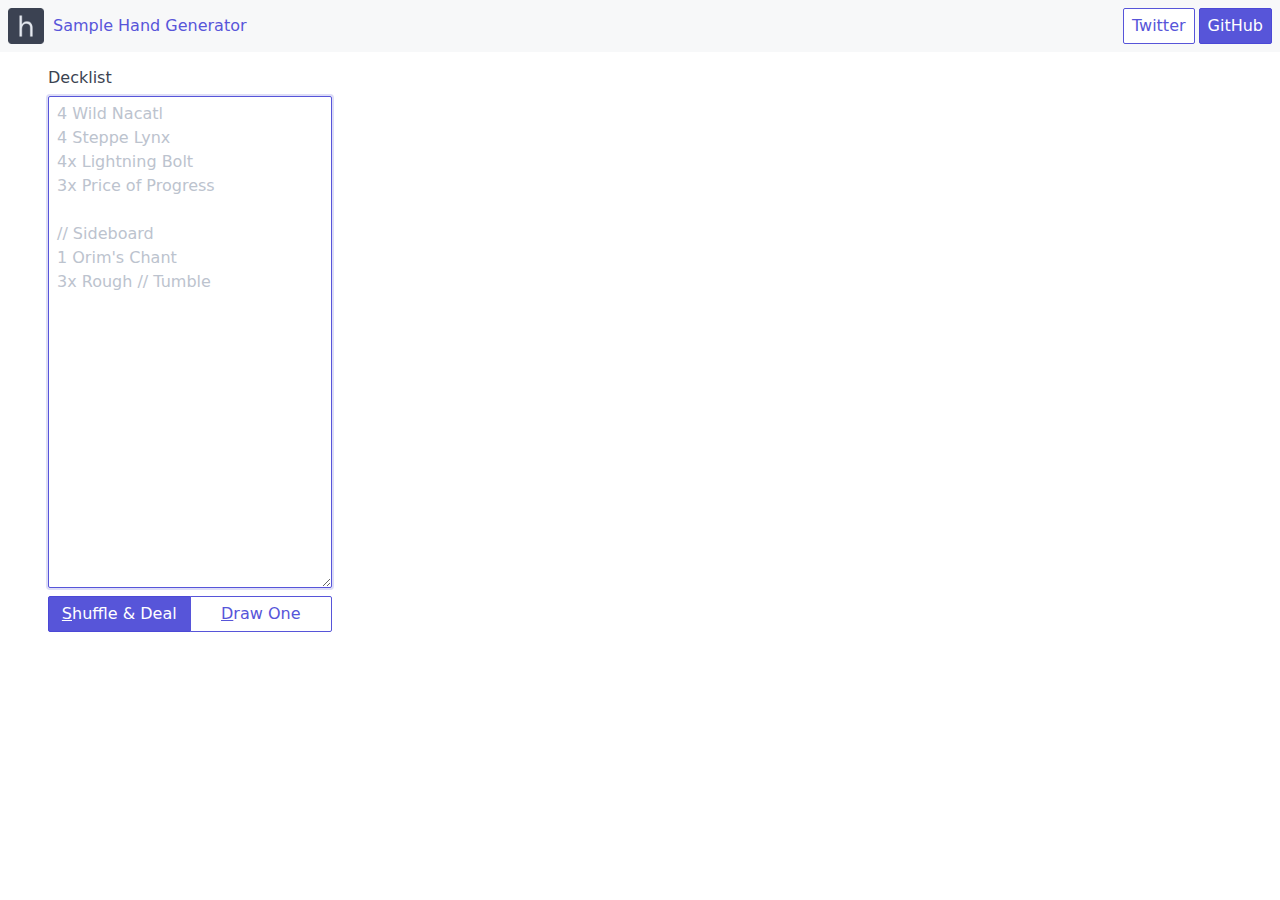
<file: docs/sample-hand/index.html>
<html lang="en-US" class="light">

<head>
    <title>Sample Hand Generator - Magic the Gathering</title>

    <link rel="apple-touch-icon" sizes="180x180" href="../apple-touch-icon.png">
    <link rel="icon" type="image/png" sizes="32x32" href="../favicon-32x32.png">
    <link rel="icon" type="image/png" sizes="16x16" href="../favicon-16x16.png">
    <link rel="manifest" href="../site.webmanifest">

    <meta charset="utf-8">
    <meta http-equiv="content-type" content="text/html; charset=utf-8">
    <meta name="author" content="haganbmj">
    <meta name="description" content="Sample Hand Generator - Magic the Gathering">
    <meta name="keywords" content="mtg,Magic,Magic the Gathering,Sample Hand,Playtest,Hand">
    <meta name="viewport" content="width=device-width, initial-scale=1.0">

    <meta name="twitter:title" content="MTG Sample Hand Generator">
    <meta name="twitter:creator" content="@haganbmj">
    <meta name="twitter:description" content="Sample Hand Generator - Magic the Gathering">
    <meta name="twitter:card" content="summary">

    <link rel="stylesheet" type="text/css" href="./css/spectre.css">
    <link rel="stylesheet" type="text/css" href="./css/sample-hand.css">
</head>

<template id="card-template">
    <div class="column col-3 col-sm-6">
        <div class="card-header">
            <div class="card-name text-ellipsis px-2">Card Name</div>
        </div>
        <img class="card-image img-responsive" src="./img/card_back.jpg"/>
    </div>
</template>

<body>
    <header class="navbar bg-gray">
        <section class="navbar-section">
            <a href="/"><img class="navbar-icon" src="../android-chrome-192x192.png"></a>
            <a href="/" class="btn btn-link">Sample Hand Generator</a>
        </section>
        <!-- <section class="navbar-center"></section> -->
        <section class="navbar-section hide-sm">
            <a href="https://twitter.com/haganbmj" target="_blank" class="btn ml-1">Twitter</a>
            <a href="https://github.com/haganbmj/sample-hand" target="_blank" class="btn btn-primary ml-1">GitHub</a>
        </section>
    </header>

    <div id="content" class="container">
        <div class="columns">
            <div class="column col-3 col-sm-12">
                <div class="form-group">
                    <label class="form-label" for="deck-input">Decklist</label>
                    <textarea id="deck-input" class="form-input" rows="20" autofocus
                        placeholder="4 Wild Nacatl&#10;4 Steppe Lynx&#10;4x Lightning Bolt&#10;3x Price of Progress&#10;&#10;// Sideboard&#10;1 Orim's Chant&#10;3x Rough // Tumble"></textarea>
                </div>

                <div class="btn-group btn-group-block">
                    <button id="shuffle" class="btn btn-primary" onclick="shuffleAndDeal();"><u>S</u>huffle & Deal</button>
                    <button id="draw" class="btn" onclick="draw(1);"><u>D</u>raw One</button>
                </div>
            </div>
            <div class="column col-9 col-sm-12">
                <div id="hand" class="columns"></div>
            </div>
        </div>
    </div>
</body>

<script type="text/javascript" src="./js/sample-hand.js"></script>

</html>
</file>
<file: docs/css/index.css>
html.light {
    /* Primary spectre color scheme */
    --primary-color: #5755d9;
    --secondary-color: #f1f1fc;
    --success-color: #32b643;
    --warning-color: #ffb700;
    --error-color: #e85600;
    --dark-color: #303742;
    --grey-dark-color: #66758c;
    --grey-color: #bcc3ce;
    --grey-light-color: #f7f8f9;
    --light-color: #fff;

    --primary-text-color: #3b4351;
}

.navbar {
    padding: .4rem;
}

.navbar-icon {
    height: 36px;
    width: auto;
}

#content {
    padding: .4rem;
    max-width: 1200px;
    margin: 0 auto;
}

#hand > .column {
    padding: 0;
}

img.card-image {
    border-radius: 4.75% / 3.5%;
}
</file>
<file: public/css/sample-hand.css>
html.light {
    /* Primary spectre color scheme */
    --primary-color: #5755d9;
    --secondary-color: #f1f1fc;
    --success-color: #32b643;
    --warning-color: #ffb700;
    --error-color: #e85600;
    --dark-color: #303742;
    --grey-dark-color: #66758c;
    --grey-color: #bcc3ce;
    --grey-light-color: #f7f8f9;
    --light-color: #fff;

    --primary-text-color: #3b4351;
}

.navbar {
    padding: .4rem;
}

#content {
    padding: .4rem;
    max-width: 1200px;
    margin: 0 auto;
}

#hand > .column {
    padding: 0;
}

img.card-image {
    border-radius: 4.75% / 3.5%;
}

.card-header {
    position: relative;
    top: 12px;
    height: 0;
}

.card-name {
    color: white;
    background: black;
}
</file>
<file: docs/css/scryfall.css>
.lds-default {
  display: inline-block;
  position: relative;
  width: 64px;
  height: 64px;
}

.lds-default div {
  position: absolute;
  width: 5px;
  height: 5px;
  background: #fff;
  border-radius: 50%;
  animation: lds-default 1.2s linear infinite;
}

.lds-default div:nth-child(1) {
  animation-delay: 0s;
  top: 29px;
  left: 53px;
}

.lds-default div:nth-child(2) {
  animation-delay: -0.1s;
  top: 18px;
  left: 50px;
}

.lds-default div:nth-child(3) {
  animation-delay: -0.2s;
  top: 9px;
  left: 41px;
}

.lds-default div:nth-child(4) {
  animation-delay: -0.3s;
  top: 6px;
  left: 29px;
}

.lds-default div:nth-child(5) {
  animation-delay: -0.4s;
  top: 9px;
  left: 18px;
}

.lds-default div:nth-child(6) {
  animation-delay: -0.5s;
  top: 18px;
  left: 9px;
}

.lds-default div:nth-child(7) {
  animation-delay: -0.6s;
  top: 29px;
  left: 6px;
}

.lds-default div:nth-child(8) {
  animation-delay: -0.7s;
  top: 41px;
  left: 9px;
}

.lds-default div:nth-child(9) {
  animation-delay: -0.8s;
  top: 50px;
  left: 18px;
}

.lds-default div:nth-child(10) {
  animation-delay: -0.9s;
  top: 53px;
  left: 29px;
}

.lds-default div:nth-child(11) {
  animation-delay: -1s;
  top: 50px;
  left: 41px;
}

.lds-default div:nth-child(12) {
  animation-delay: -1.1s;
  top: 41px;
  left: 50px;
}

@keyframes lds-default {

  0%,
  20%,
  80%,
  100% {
      transform: scale(1);
  }

  50% {
      transform: scale(1.5);
  }
}

#scryfall-tooltip {
    display: none;
  }
  #scryfall-tooltip.desktop {
    position: absolute;
    width: 250px;
    height: auto;
  }
  #scryfall-tooltip.desktop #scryfall-tooltip-spinner {
    display: none;
    position: absolute;
    z-index: -1;
  }
  #scryfall-tooltip.desktop #scryfall-tooltip-spinner > div {
    background: #000;
  }
  #scryfall-tooltip.desktop #scryfall-tooltip-image {
    width: 100%;
    height: auto;
  }
  #scryfall-tooltip.desktop #scryfall-tooltip-dismiss {
    display: none;
  }
  #scryfall-tooltip.mobile {
    position: fixed;
    top: 0;
    left: 0;
    width: 100%;
    height: 100%;
    align-content: center;
    justify-content: center;
    background-color: rgba(0, 0, 0, 0.75);
  }
  #scryfall-tooltip.mobile #scryfall-tooltip-spinner {
    display: block;
    position: absolute;
    justify-self: center;
    align-self: center;
    z-index: -1;
  }
  #scryfall-tooltip.mobile #scryfall-tooltip-image {
    width: 100%;
    height: auto;
    justify-self: center;
    align-self: center;
  }
  #scryfall-tooltip.mobile #scryfall-tooltip-dismiss {
    display: none;
    color: white;
    text-align: center;
    font-size: 150%;
  }
  #scryfall-tooltip #scryfall-tooltip-image {
    border-radius: 4%;
  }
</file>
<file: docs/sample-hand/css/sample-hand.css>
html.light {
    /* Primary spectre color scheme */
    --primary-color: #5755d9;
    --secondary-color: #f1f1fc;
    --success-color: #32b643;
    --warning-color: #ffb700;
    --error-color: #e85600;
    --dark-color: #303742;
    --grey-dark-color: #66758c;
    --grey-color: #bcc3ce;
    --grey-light-color: #f7f8f9;
    --light-color: #fff;

    --primary-text-color: #3b4351;
}

.navbar {
    padding: .4rem;
}

.navbar-icon {
    height: 36px;
    width: auto;
}

#content {
    padding: .4rem;
    max-width: 1200px;
    margin: 0 auto;
}

#hand > .column {
    padding: 0;
}

img.card-image {
    border-radius: 4.75% / 3.5%;
}

.card-header {
    position: relative;
    top: 12px;
    height: 0;
}

.card-name {
    color: white;
    background: black;
}
</file>
